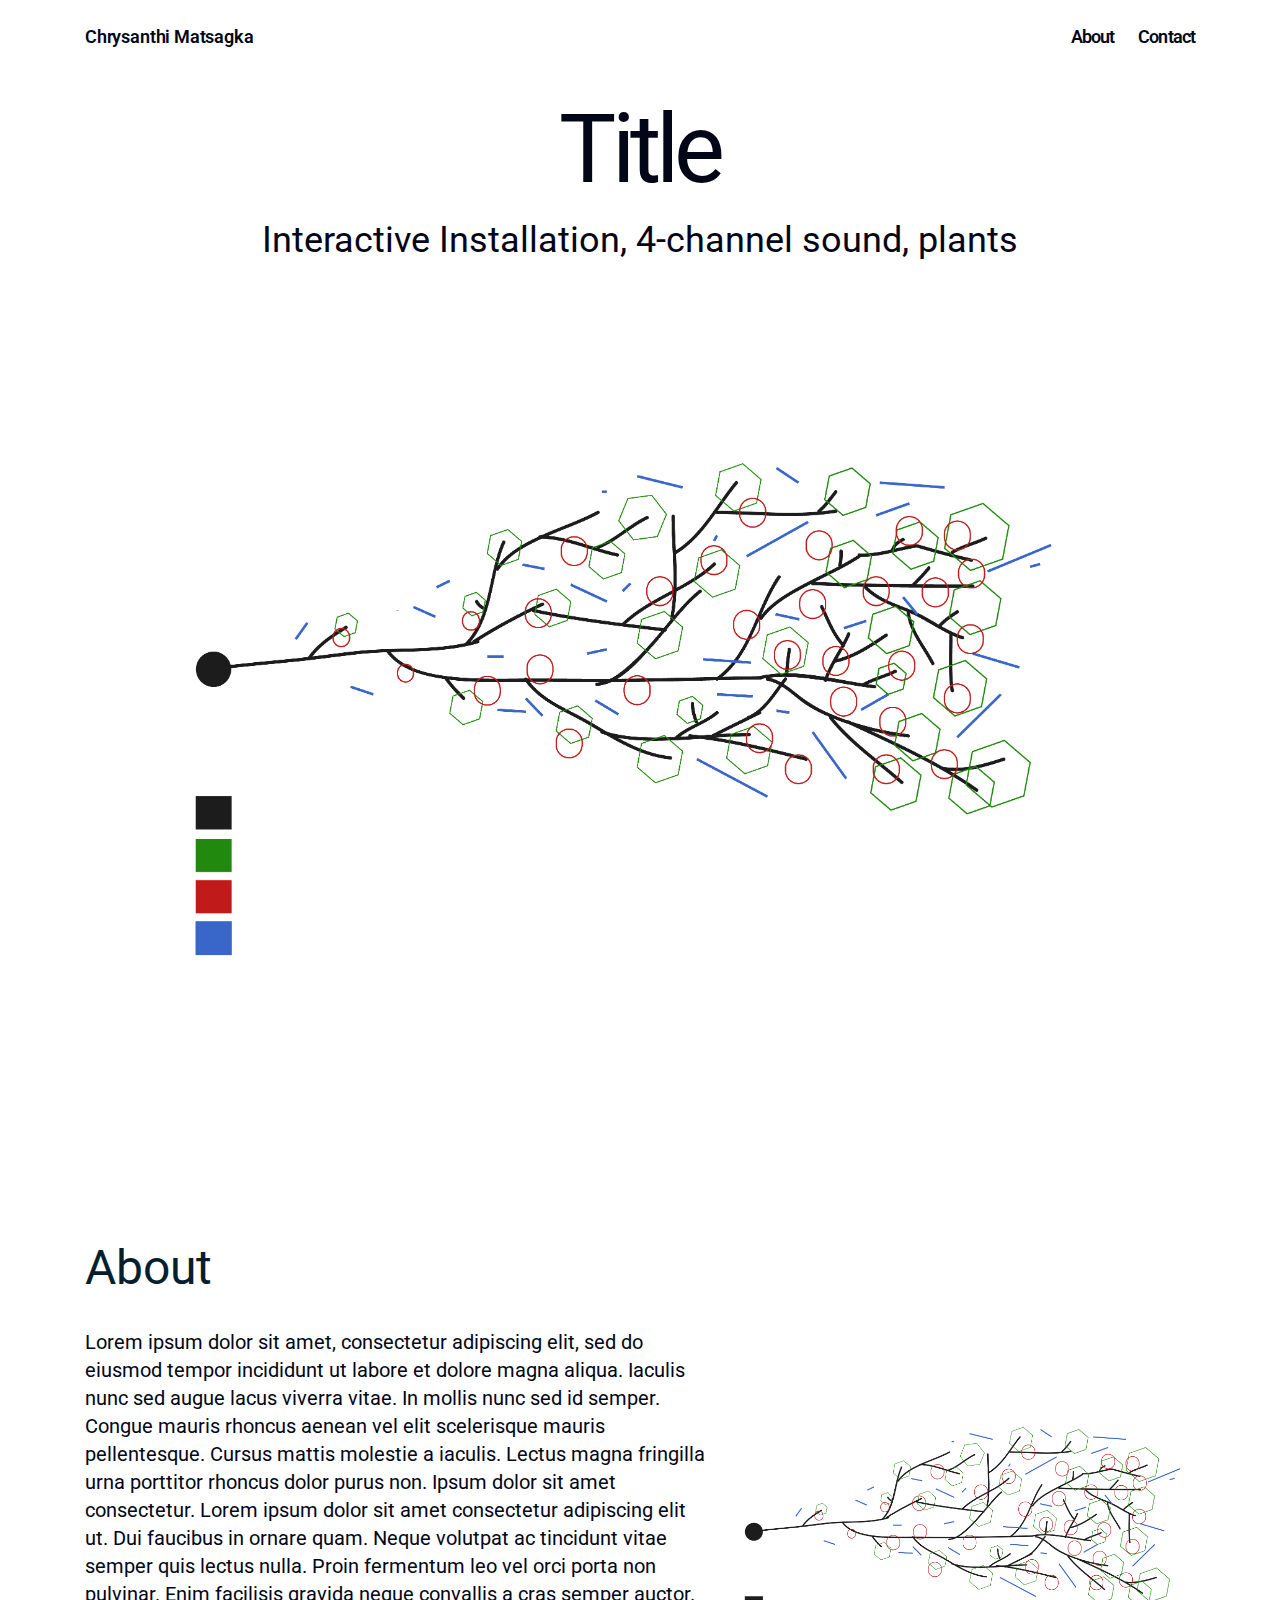
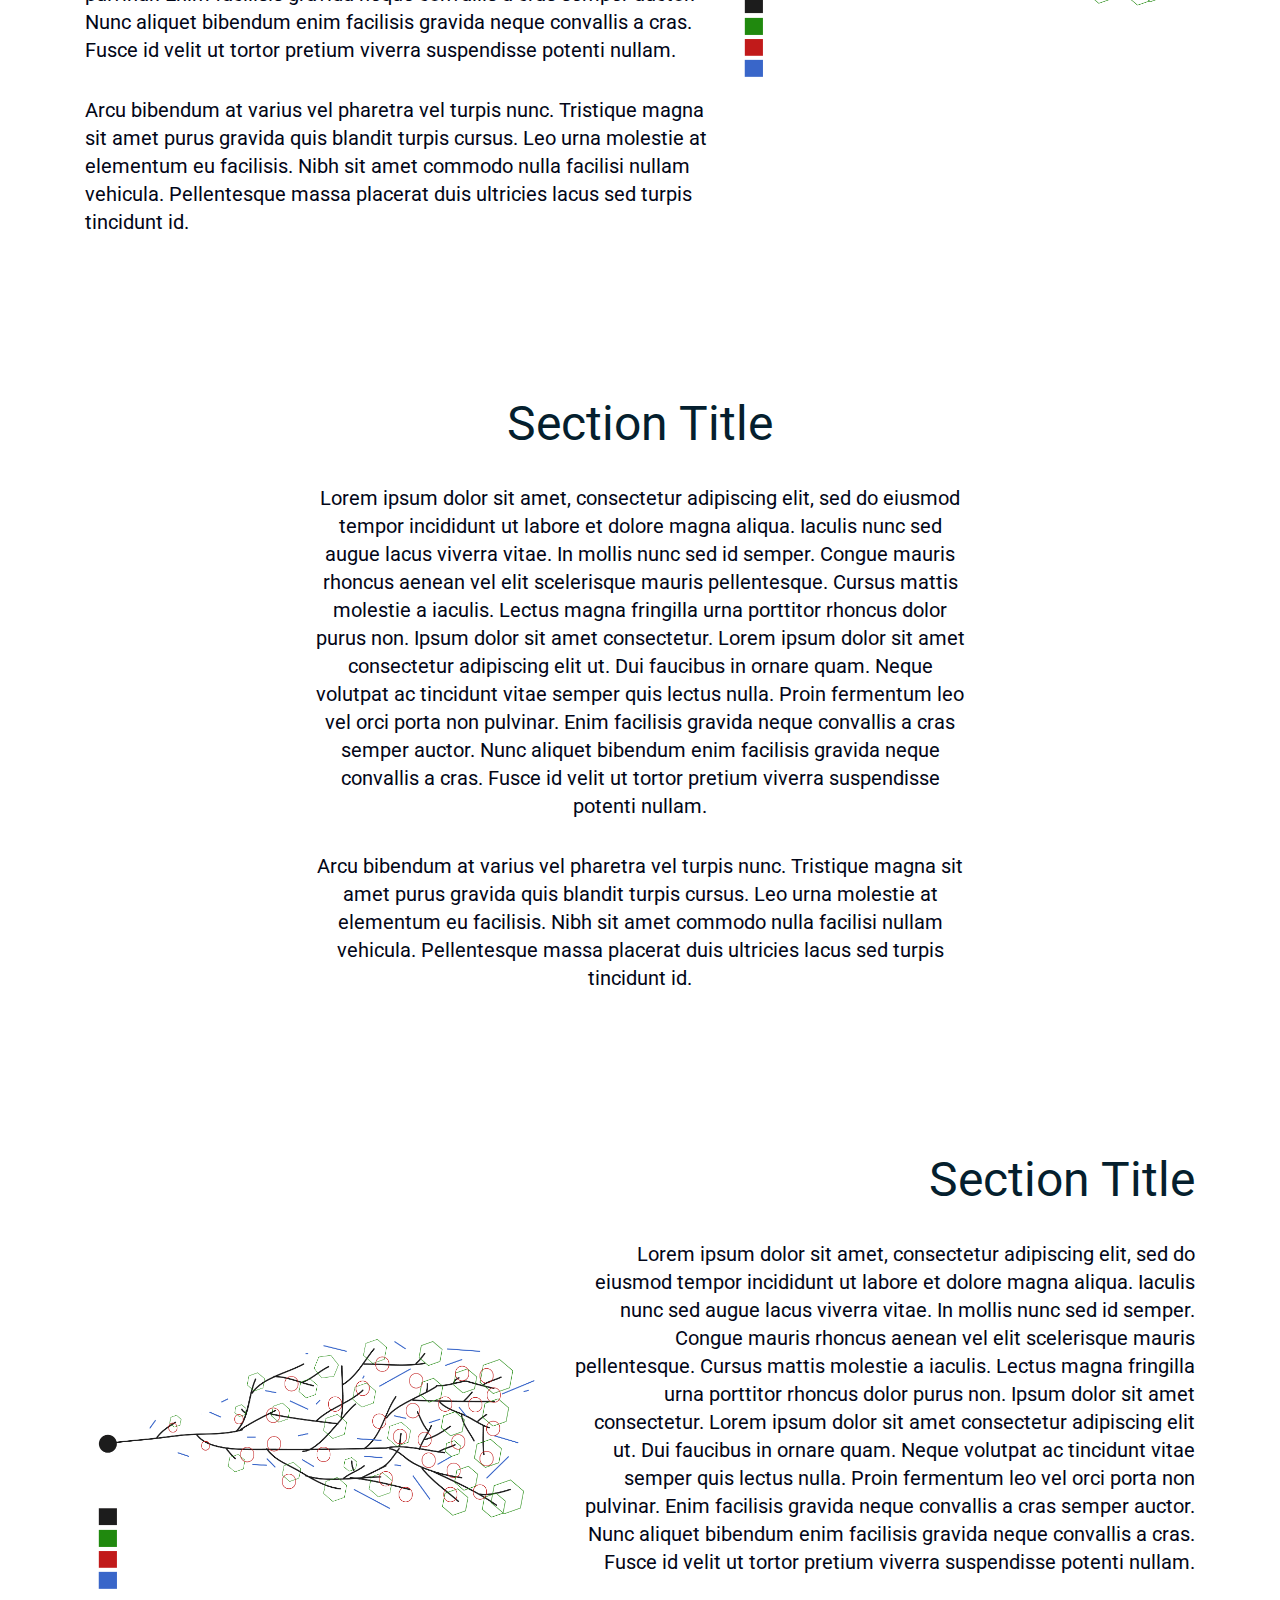
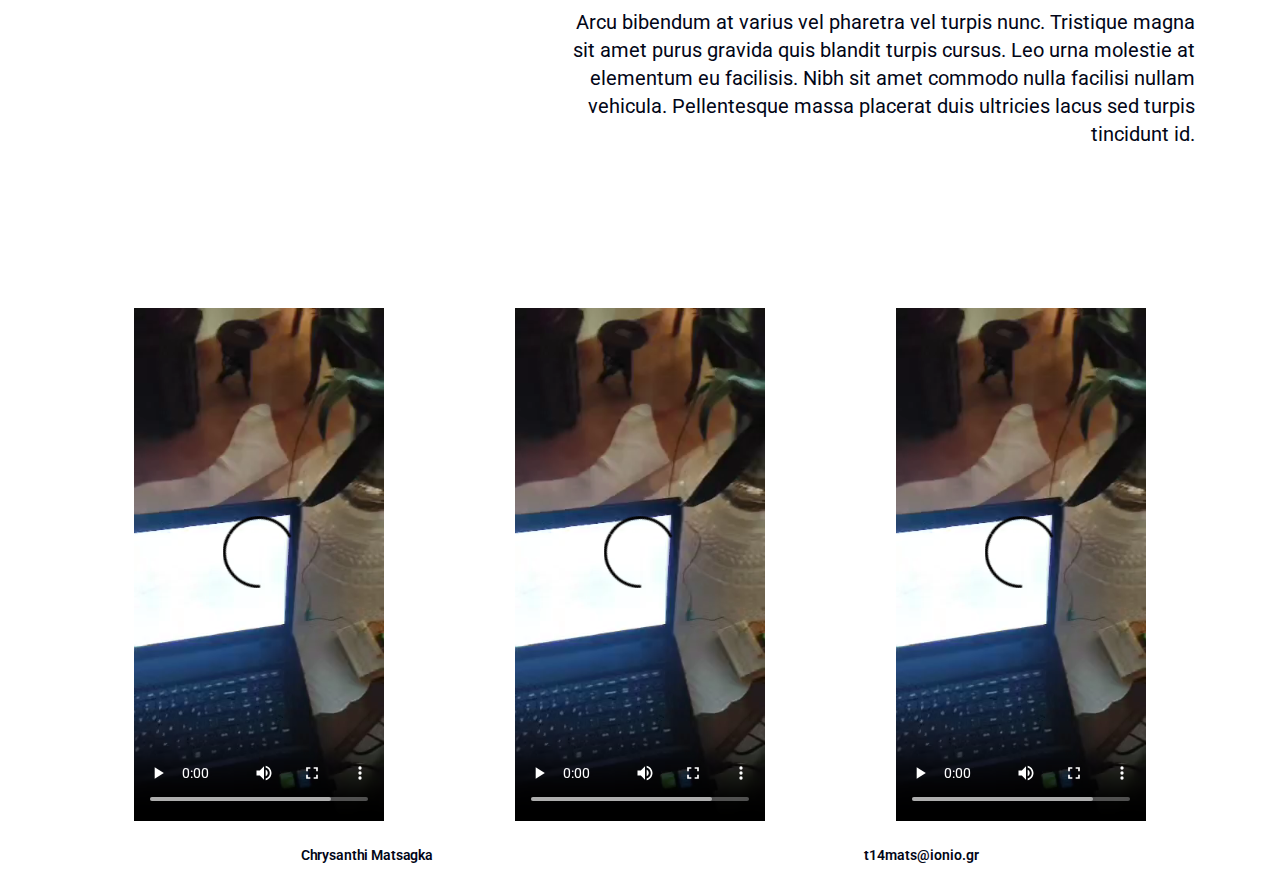
<file: indexen.html>
<!DOCTYPE html>
<html lang="en">
<head>
    <meta charset="UTF-8">
    <meta name="viewport" content="width=device-width, initial-scale=1.0">
    <link rel="preconnect" href="https://fonts.googleapis.com">
    <link rel="preconnect" href="https://fonts.gstatic.com" crossorigin>
    <link href="https://fonts.googleapis.com/css2?family=Roboto:wght@300;400;500&display=swap" rel="stylesheet">
    <link rel="stylesheet" href="style.css">
    <title>Chrysanthi Matsagka</title>
</head>
<body>
    <header class="header container">
        <a class="header__logo" href="#">Chrysanthi Matsagka</a>
        <nav>
            <ul class="header__menu">
                <li>
                    <a class="header__link" href="#about">About</a>
                </li>
                <li>
                    <a class="header__link" href="#contact">Contact</a>
                </li>
            </ul>
            <button class="header__bars">
                <svg xmlns="http://www.w3.org/2000/svg" fill="none" viewBox="0 0 24 24" stroke-width="1.5" stroke="currentColor">
                    <path stroke-linecap="round" stroke-linejoin="round" d="M3.75 9h16.5m-16.5 6.75h16.5" />
                  </svg> 
            </button>
        </nav>
    </header>

    <!-- Mobile Navigation -->
    <div class="mobile-nav">
        <nav>
            <ul class="mobile-nav__menu">
                <li>
                    <a class="mobile-nav__link" href="#about">About</a>
                </li>
                <li>
                    <a class="mobile-nav__link" href="#contact">Contact</a>
                </li>
                <li>
                    <button class="mobile-nav__x">
                        <svg 
                            xmlns="http://www.w3.org/2000/svg" 
                            fill="none" viewBox="0 0 24 24" 
                            stroke-width="1.5" stroke="currentColor">
                            <path stroke-linecap="round" stroke-linejoin="round" d="M6 18L18 6M6 6l12 12" />
                        </svg>  
                    </button>
                </li>
            </ul>
        </nav>
    </div>
    <!-- End of mobile navigation -->
    
    <main>
        <section class="hero container">
            <h1 class="hero__title">Title</h1>
            <p class="hero__description">Interactive Installation, 4-channel sound, plants</p>
            <img class="hero__image" src="images/sound_sketch_thesis-01.png" alt="Image">
        </section>

        <section class="text-space container section"> 
            <div class="text-space__content">
                <h2 id="about" class="text-space__title">About</h2>  
                <p class="text-space__description">Lorem ipsum dolor sit amet, consectetur adipiscing elit, sed do eiusmod tempor incididunt ut labore et dolore magna aliqua. Iaculis nunc sed augue lacus viverra vitae. In mollis nunc sed id semper. Congue mauris rhoncus aenean vel elit scelerisque mauris pellentesque. Cursus mattis molestie a iaculis. Lectus magna fringilla urna porttitor rhoncus dolor purus non. Ipsum dolor sit amet consectetur. Lorem ipsum dolor sit amet consectetur adipiscing elit ut. Dui faucibus in ornare quam. Neque volutpat ac tincidunt vitae semper quis lectus nulla. Proin fermentum leo vel orci porta non pulvinar. Enim facilisis gravida neque convallis a cras semper auctor. Nunc aliquet bibendum enim facilisis gravida neque convallis a cras. Fusce id velit ut tortor pretium viverra suspendisse potenti nullam.</p>
                <p class="text-space__description">Arcu bibendum at varius vel pharetra vel turpis nunc. Tristique magna sit amet purus gravida quis blandit turpis cursus. Leo urna molestie at elementum eu facilisis. Nibh sit amet commodo nulla facilisi nullam vehicula. Pellentesque massa placerat duis ultricies lacus sed turpis tincidunt id.</p>
            </div>
            <div class="text-space__img-wrapper">
                <img loading="lazy" class="text-space__img" src="images/sound_sketch_thesis3-01.png" alt="Image">
            </div>
        
        </section>

        <section class="text-space container section center">
            <div class="text-space__content">
                <h2 class="text-space__title text-center">Section Title</h2>  
                <p class="text-space__description text-center">Lorem ipsum dolor sit amet, consectetur adipiscing elit, sed do eiusmod tempor incididunt ut labore et dolore magna aliqua. Iaculis nunc sed augue lacus viverra vitae. In mollis nunc sed id semper. Congue mauris rhoncus aenean vel elit scelerisque mauris pellentesque. Cursus mattis molestie a iaculis. Lectus magna fringilla urna porttitor rhoncus dolor purus non. Ipsum dolor sit amet consectetur. Lorem ipsum dolor sit amet consectetur adipiscing elit ut. Dui faucibus in ornare quam. Neque volutpat ac tincidunt vitae semper quis lectus nulla. Proin fermentum leo vel orci porta non pulvinar. Enim facilisis gravida neque convallis a cras semper auctor. Nunc aliquet bibendum enim facilisis gravida neque convallis a cras. Fusce id velit ut tortor pretium viverra suspendisse potenti nullam.</p>
                <p class="text-space__description text-center">Arcu bibendum at varius vel pharetra vel turpis nunc. Tristique magna sit amet purus gravida quis blandit turpis cursus. Leo urna molestie at elementum eu facilisis. Nibh sit amet commodo nulla facilisi nullam vehicula. Pellentesque massa placerat duis ultricies lacus sed turpis tincidunt id.</p>
            </div>
        </section>

        <section class="text-space container section"> 
            <div class="text-space__img-wrapper">
                <img loading="lazy" class="text-space__img" src="images/sound_sketch_thesis3-01.png" alt="Image">
            </div>

            <div class="text-space__content text-right">
                <h2 class="text-space__title">Section Title</h2>  
                <p class="text-space__description">Lorem ipsum dolor sit amet, consectetur adipiscing elit, sed do eiusmod tempor incididunt ut labore et dolore magna aliqua. Iaculis nunc sed augue lacus viverra vitae. In mollis nunc sed id semper. Congue mauris rhoncus aenean vel elit scelerisque mauris pellentesque. Cursus mattis molestie a iaculis. Lectus magna fringilla urna porttitor rhoncus dolor purus non. Ipsum dolor sit amet consectetur. Lorem ipsum dolor sit amet consectetur adipiscing elit ut. Dui faucibus in ornare quam. Neque volutpat ac tincidunt vitae semper quis lectus nulla. Proin fermentum leo vel orci porta non pulvinar. Enim facilisis gravida neque convallis a cras semper auctor. Nunc aliquet bibendum enim facilisis gravida neque convallis a cras. Fusce id velit ut tortor pretium viverra suspendisse potenti nullam.</p>
                <p class="text-space__description">Arcu bibendum at varius vel pharetra vel turpis nunc. Tristique magna sit amet purus gravida quis blandit turpis cursus. Leo urna molestie at elementum eu facilisis. Nibh sit amet commodo nulla facilisi nullam vehicula. Pellentesque massa placerat duis ultricies lacus sed turpis tincidunt id.</p>
            </div>
        </section>

        <section class="feature container section">
            <div class="feature__video">
                <video
                    controls width="250">
                    <source src="video/touch_plant01.mp4" type="video/mp4">
                    <p>
                        Your browser doesn't support HTML video. Here is a
                        <a href="myVideo.mp4">link to the video</a> instead.
                    </p>
                </video>
                <video
                    controls width="250">
                    <source src="video/touch_plant01.mp4" type="video/mp4">
                    <p>
                        Your browser doesn't support HTML video. Here is a
                        <a href="myVideo.mp4">link to the video</a> instead.
                    </p>
                </video>
                <video
                    controls width="250">
                    <source src="video/touch_plant01.mp4" type="video/mp4">
                    <p>
                        Your browser doesn't support HTML video. Here is a
                        <a href="myVideo.mp4">link to the video</a> instead.
                    </p>
                </video>
            </div>
        </section>
    </main>

    <footer class="footer container">
        <a class="footer__logo" href="#">Chrysanthi Matsagka</a>
        <p class="footer__email">t14mats@ionio.gr</p>
    </footer> 

    <script src="mobile-nav.js"></script>

</body>
</html>
</file>
<file: style.css>
/* https://piccalil.li/blog/a-modern-css-reset*/
/* Extra modifying from https://www.youtube.com/watch?v=h3bTwCqX4ns&list=PL4-IK0AVhVjNDRHoXGort7sDWcna8cGPA&index=1&ab_channel=KevinPowell */

/* Box sizing rules */
*,
*::before,
*::after {
  box-sizing: border-box;
}

/* Remove default margin */
* {
  margin: 0;
  padding: 0;
  font: inherit;
}

/* Remove list styles on ul, ol elements with a list role, which suggests default styling will be removed */
ul[role='list'],
ol[role='list'] {
  list-style: none;
}

/* Set core root defaults */
html:focus-within {
  scroll-behavior: smooth;
}

html, 
body{
    height: 100%;
}

/* Set core body defaults */
body {
  text-rendering: optimizeSpeed;
  line-height: 1.5;
}

/* A elements that don't have a class get default styles */
a:not([class]) {
  text-decoration-skip-ink: auto;
}

/* Make images easier to work with */
img,
picture,
svg {
  max-width: 100%;
  display: block;
}

/* Remove all animations, transitions and smooth scroll for people that prefer not to see them */
@media (prefers-reduced-motion: reduce) {
  html:focus-within {
   scroll-behavior: auto;
  }
  
  *,
  *::before,
  *::after {
    animation-duration: 0.01ms !important;
    animation-iteration-count: 1 !important;
    transition-duration: 0.01ms !important;
    scroll-behavior: auto !important;
  }
}

/* ----------------- */
:root {
/*Color variables */
    --clr-dark: #020617;
    --clr-light: #f0fdf4;
    --clr-green400: #4ade80;
    --clr-green700: #15803d;
    --clr-sky900: #0c4a6e;
    --clr-sky900dark: #051f2e; 
    --clr-white: white; 

/*Size variables */
    --sizes-xxs: 0.5rem;
    --sizes-xs: 0.75rem;
    --sizes-sm: 0.875rem;
    --sizes-base: 1rem;
    --sizes-lg: 1.125rem;
    --sizes-xl: 1.25rem;
    --sizes-2xl: 1.5rem;
    --sizes-3xl: 1.875rem;
    --sizes-4xl: 2.25rem;
    --sizes-5xl: 3rem;
    --sizes-6xl: 3.75rem;
    --sizes-7xl: 4.5rem;
    --sizes-8xl: 6rem;
    --sizes-9xl: 8rem;
    --sizes-10xl: 10rem;
}

/* General Styling */
* {
    margin: 0;
    line-height: calc(1em + 0.5rem);
}

html {
    scroll-behavior: smooth;
}

body {
    font-family: 'Roboto', sans-serif;
    background-color: var(--clr-white);
    color: var(--clr-dark);
}

a {
    color: var(--clr-green700);
}

strong {
    color: var(--clr-sky900);
}

img,
video,
canvas,
svg,
picture {
    display: block;
    max-width: 100%;
    user-select: none;
}

button {
    display: inline-block;
    padding: 0;
    border: none;
    background: none;
    cursor: pointer;
}


.header {
    display: flex;
    justify-content: space-around;
    align-items: center;
    flex-wrap: wrap;
    padding-top: 1.5rem;
    padding-bottom: 1.5rem;
}

.header__logo {
    flex: 1;
    align-items: center;
    padding: 0;

    text-decoration: none;
    font-size: var(--sizes-xs);
    font-weight: 600;
    color: var(--clr-accent600);
    letter-spacing: -0.01em;
}

.header__menu {
    display: none;
}

.header__bars {
    color: var(--clr-dark);
    width: var(--sizes-2xl);
    height: var(--sizes-2xl);
    display: block;
}

.hero {
    text-align: center;
    display: flex;
    flex-direction: column;
    justify-content: center;
    align-items: center;
    gap: 1rem;
    margin-top: 2rem;
}

.hero__title {
    color: var(--clr-dark);
    font-size: var(--sizes-lg);
    letter-spacing: -0.05em;
    line-height: 0.9;
}

.hero__description {
    max-width: 60ch;
    font-size: var(--sizes-base);
    color: var(--clr-dark);
    line-height: 0.9;
}

.hero_img {
    border-radius: 50%;
    width: 6rem;
    height: 6rem;
}

.text-space {
    display: flex;
    flex-direction: column;
    gap: 1rem;
}

.text-space__content {
    display: flex;
    flex-direction: column;
    gap: 1rem;
}

.text-space__title {
    font-size: var(--sizes-xl);
    color: var(--clr-sky900dark);
}

.text-space__description {
    max-width: 60ch;
    font-size: var(--sizes-sm);
    color: var(--clr-dark);
}

.feature__video {
    display: flex;
    justify-content: space-around;
    align-items: center;
    flex-wrap: wrap;
    gap: 2rem;
}

.footer {
    display: flex;
    justify-content: space-around;
    align-items: center;
    flex-wrap: wrap;
    padding-top: 1.5rem;
    padding-bottom: 1.5rem;
}

.footer__logo {
    align-items: center;
    padding: 0;

    text-decoration: none;
    font-size: var(--sizes-sm);
    font-weight: 600;
    color: var(--clr-accent600);
    letter-spacing: -0.01em;
}

.footer_email {
    align-items: center;
    padding: 0;

    font-size: var(--sizes-xxs);
    font-weight: 600;
    color: var(--clr-accent600);
    letter-spacing: -0.01em;
}

/* Mobile nav */
/*Basic code from https://youtu.be/dLDn_k8GmaU?si=0ZF4-Uy0Xds5V3UX&t=8093 */
.mobile-nav {
    position: absolute;
    top: 0;
    left: 0;
    z-index: 999;
    width: 100%;
    height: 100%;
    background-color: var(--clr-light);
    display: none;
    justify-content: center;
    align-items: center;
    text-align: center;
}

.mobile-nav__menu {
    list-style: none;
    padding: 0;
    display: flex;
    flex-direction: column;
    justify-content: center;
    align-items: center;
    gap: 1rem;
}

.mobile-nav__link {
    font-size: var(--sizes-sm);
    text-decoration: none;
    font-weight: 600;  
    color: var(--clr-dark);
    letter-spacing: -0.05em;
    transition: color 0.3s;
}

.mobile-nav__link:hover {
    color: var(--clr-green400);
}

.mobile-nav__x {
    display: block;
    width: var(--sizes-xl);
    height: var(--sizes-xl);
    color: var(--clr-dark);
}

.mobile-nav__x:hover {
    color: var(--clr-green400);
}
/* End of mobile nav */

/* Media sizes */
/* Basic code for responsive, mobile first
 https://www.youtube.com/watch?v=dLDn_k8GmaU&t=1544s&ab_channel=SlayingTheDragon */

/* xs */
@media (min-width: 475px) {
    .hero {
        gap: 1.5rem;;
    }
    
    .hero__title {
        font-size: var(--sizes-4xl);
    }
    
    .hero__description {
        font-size: var(--sizes-lg);
    }
    
    .hero_img {
        width: 6.5rem;
        height: 6.5rem;
    }

    .text-space {
        gap: 1.5rem;
    }
    
    .text-space__content {
        gap: 1.5rem;
    }
    
    .text-space__title {
        font-size: var(--sizes-3xl);
    }
    
    .text-space__description {
        font-size: var(--sizes-base);
    }
}
/* sm */
@media (min-width: 640px) {
    .text-space__img-wrapper {
        margin: 0 auto;
    }

    .text-space__img {
        width: 28.6875rem;
    }
}
/* md */
@media (min-width: 768px) {
       
    .header__menu {
        display: flex;
        align-items: center;
        list-style: none;
        padding: 0;
        gap: 1.5em;
    }
    
    .header__link {
        font-size: var(--sizes-xs);
        text-decoration: none;
        font-weight: 600;
        color: var(--clr-dark);
        letter-spacing: -0.05em;
        transition: color 0.3s;
    }
    
    .header__link:hover {
        color: var(--clr-green400);
    
    }

    .header__bars {
        display: none;
    }
}
/* Lg */
@media (min-width: 1024px) {
    .header__link {
        font-size: var(--sizes-lg);
   }

   .header__logo {
        font-size: var(--sizes-lg);
   }
    

.hero__title {
    font-size: var(--sizes-6xl);
}

.hero__description {
    font-size: var(--sizes-2xl);
}

.hero_img {
    width: 8rem;
    height: 8rem;
}

.text-space {
    flex-direction: row;
    justify-content: space-between;
    align-items: center;
}

.text-space__title {
    font-size: var(--sizes-4xl);
}

.text-space__description {
    font-size: var(--sizes-lg);
}
}

/* xL */
@media (min-width: 1280px) {
    .hero {
        gap: 2rem;
    }

    .hero__title {
        font-size: var(--sizes-8xl);
    }
    
    .hero__description {
        font-size: var(--sizes-4xl);
    }
    
    .hero_img {
        width: 10rem;
        height: 10rem;
    }

    .text-space__content {
        gap: 2rem;
    }
    
.text-space__title {
    font-size: var(--sizes-5xl);
}

.text-space__description {
    font-size: var(--sizes-xl);
}

.text-space__img {
    width: 30.75rem;
}

.footer__logo {
    font-size: var(--sizes-sm);
    font-weight: 600;
}

.footer__email {
    font-size: var(--sizes-sm);
    font-weight: 600;
}
}

/* Utility Classes */
.container {
    --max-width: 1110px;
    --padding: 1rem;
  
    width: min(var(--max-width), 100% - (var(--padding) * 2));
    margin-inline: auto;
}

.section {
    margin-top: 10rem;
}

.center {
    justify-content: center;
}

.text-center {
    text-align: center;
}

.text-right {
    text-align: right;
}

.flex-dir-row {
    flex-direction: row;
}

/* Scrollbar */
/*Code from https://youtu.be/dLDn_k8GmaU?si=brjzRpAgxOwYKdGH&t=12049 */
body::-webkit-scrollbar {
    width: 8px;
  }
   
  body::-webkit-scrollbar-track {
    box-shadow: inset 0 0 0px rgba(0, 0, 0, 0);
  }
   
  body::-webkit-scrollbar-thumb {
    background-color: var(--clr-green700);
    outline: 1px solid var(--clr-green400);
  }
</file>
